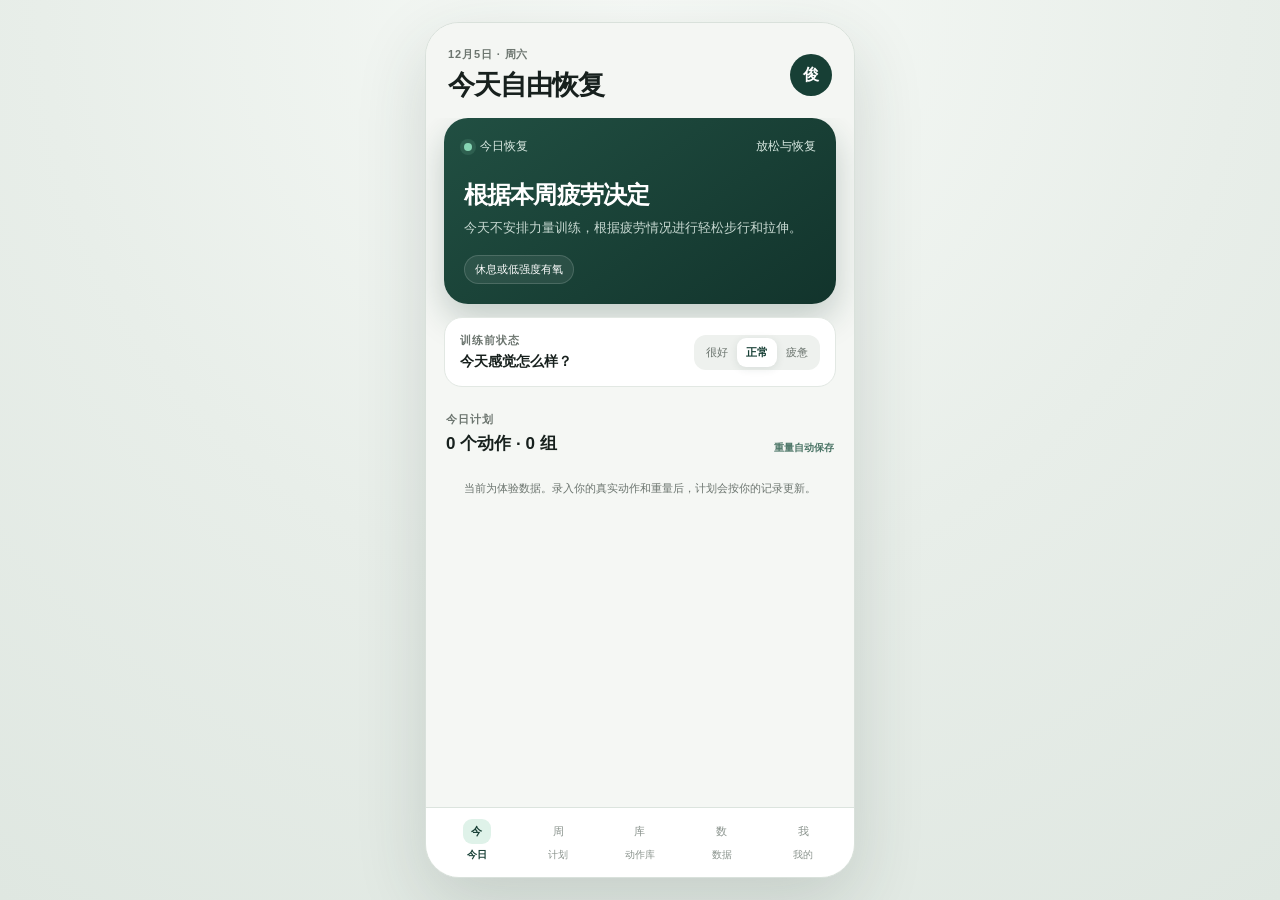
<file: index.html>
<!DOCTYPE html><html lang="zh-CN"><head><meta charSet="utf-8"/><meta name="viewport" content="width=device-width, initial-scale=1"/><link rel="stylesheet" href="/_next/static/chunks/0sg9mxvmz3njc.css" data-precedence="next"/><link rel="preload" as="script" fetchPriority="low" href="/_next/static/chunks/17j.-vgt1s4k~.js"/><script src="/_next/static/chunks/12zh6p.crtg10.js" async=""></script><script src="/_next/static/chunks/0lmq5h3l.1c9l.js" async=""></script><script src="/_next/static/chunks/turbopack-13dyub5~cyhcn.js" async=""></script><script src="/_next/static/chunks/0eog50~01kpo8.js" async=""></script><script src="/_next/static/chunks/17f2ht9wo-phb.js" async=""></script><script src="/_next/static/chunks/0smc.yo_nsdym.js" async=""></script><title>循练 · 你的训练教练</title><meta name="description" content="根据个人动作库、训练记录和肌群覆盖，安排每周训练计划。"/><script src="/_next/static/chunks/03~yq9q893hmn.js" noModule=""></script></head><body><div hidden=""><!--$--><!--/$--></div><main class="app-shell"><section class="phone-frame"><header class="topbar"><div><p class="eyebrow">正在读取北京时间</p><h1>今天练背</h1></div><button class="avatar" aria-label="个人头像">俊</button></header><div class="content"><section class="hero-card"><div class="hero-topline"><span class="status-dot"></span><span>本周第 1 次训练</span><span class="duration">约 61 分钟</span></div><h2>宽度 + 上背控制</h2><p>今天安排 5 个动作，重点覆盖背阔肌 · 菱形肌 · 后束。</p><div class="muscle-chips"><span>背阔肌</span><span>菱形肌</span><span>后束</span></div></section><section class="checkin-card"><div><p class="eyebrow">训练前状态</p><h3>今天感觉怎么样？</h3></div><div class="segmented"><button class="">很好</button><button class="selected">正常</button><button class="">疲惫</button></div></section><div class="section-row"><div><p class="eyebrow">今日计划</p><h2>5<!-- --> 个动作 · <!-- -->17<!-- --> 组</h2></div><span class="autosave-note">重量自动保存</span></div><div class="exercise-list"><article class="exercise-card"><div class="order-badge blue">01</div><div class="exercise-copy"><h3>中立握高位下拉</h3><p>背阔肌 · 大圆肌</p></div><div class="exercise-dose"><label class="load-editor"><input aria-label="中立握高位下拉计划重量" inputMode="decimal" min="0" step="0.5" type="number" value="40"/><b>kg</b></label><span>4<!-- --> × <!-- -->8–12</span></div></article><article class="exercise-card"><div class="order-badge orange">02</div><div class="exercise-copy"><h3>胸托器械划船</h3><p>菱形肌 · 中斜方肌</p></div><div class="exercise-dose"><label class="load-editor"><input aria-label="胸托器械划船计划重量" inputMode="decimal" min="0" step="0.5" type="number" value="35"/><b>kg</b></label><span>4<!-- --> × <!-- -->8–12</span></div></article><article class="exercise-card"><div class="order-badge teal">03</div><div class="exercise-copy"><h3>单臂绳索划船</h3><p>背阔肌 · 单侧控制</p></div><div class="exercise-dose"><label class="load-editor"><input aria-label="单臂绳索划船计划重量" inputMode="decimal" min="0" step="0.5" type="number" value="15"/><b>kg</b></label><span>3<!-- --> × <!-- -->10–12</span></div></article><article class="exercise-card"><div class="order-badge violet">04</div><div class="exercise-copy"><h3>反向蝴蝶机</h3><p>三角肌后束 · 菱形肌</p></div><div class="exercise-dose"><label class="load-editor"><input aria-label="反向蝴蝶机计划重量" inputMode="decimal" min="0" step="0.5" type="number" value="20"/><b>kg</b></label><span>3<!-- --> × <!-- -->12–15</span></div></article><article class="exercise-card"><div class="order-badge blue">05</div><div class="exercise-copy"><h3>面拉</h3><p>三角肌后束 · 肩袖</p></div><div class="exercise-dose"><label class="load-editor"><input aria-label="面拉计划重量" inputMode="decimal" min="0" step="0.5" type="number" value="17.5"/><b>kg</b></label><span>3<!-- --> × <!-- -->12–15</span></div></article></div><button class="primary-button"><span>开始今天的训练</span><span aria-hidden="true">→</span></button><p class="helper-text">当前为体验数据。录入你的真实动作和重量后，计划会按你的记录更新。</p></div><nav class="bottom-nav" aria-label="主导航"><button class="active"><span class="nav-icon">今</span><span>今日</span></button><button class=""><span class="nav-icon">周</span><span>计划</span></button><button class=""><span class="nav-icon">库</span><span>动作库</span></button><button class=""><span class="nav-icon">数</span><span>数据</span></button><button class=""><span class="nav-icon">我</span><span>我的</span></button></nav></section></main><!--$--><!--/$--><script src="/_next/static/chunks/17j.-vgt1s4k~.js" id="_R_" async=""></script><script>(self.__next_f=self.__next_f||[]).push([0])</script><script>self.__next_f.push([1,"1:\"$Sreact.fragment\"\n2:I[39011,[\"/_next/static/chunks/0eog50~01kpo8.js\",\"/_next/static/chunks/17f2ht9wo-phb.js\"],\"default\"]\n3:I[37771,[\"/_next/static/chunks/0eog50~01kpo8.js\",\"/_next/static/chunks/17f2ht9wo-phb.js\"],\"default\"]\n4:I[10227,[\"/_next/static/chunks/0eog50~01kpo8.js\",\"/_next/static/chunks/17f2ht9wo-phb.js\"],\"ClientPageRoot\"]\n5:I[31713,[\"/_next/static/chunks/0eog50~01kpo8.js\",\"/_next/static/chunks/17f2ht9wo-phb.js\",\"/_next/static/chunks/0smc.yo_nsdym.js\"],\"default\"]\n8:I[6391,[\"/_next/static/chunks/0eog50~01kpo8.js\",\"/_next/static/chunks/17f2ht9wo-phb.js\"],\"OutletBoundary\"]\n9:\"$Sreact.suspense\"\nb:I[6391,[\"/_next/static/chunks/0eog50~01kpo8.js\",\"/_next/static/chunks/17f2ht9wo-phb.js\"],\"ViewportBoundary\"]\nd:I[6391,[\"/_next/static/chunks/0eog50~01kpo8.js\",\"/_next/static/chunks/17f2ht9wo-phb.js\"],\"MetadataBoundary\"]\nf:I[65857,[\"/_next/static/chunks/0eog50~01kpo8.js\",\"/_next/static/chunks/17f2ht9wo-phb.js\"],\"default\",1]\n:HL[\"/_next/static/chunks/0sg9mxvmz3njc.css\",\"style\"]\n"])</script><script>self.__next_f.push([1,"0:{\"P\":null,\"c\":[\"\",\"\"],\"q\":\"\",\"i\":false,\"f\":[[[\"\",{\"children\":[\"__PAGE__\",{}]},\"$undefined\",\"$undefined\",16],[[\"$\",\"$1\",\"c\",{\"children\":[[[\"$\",\"link\",\"0\",{\"rel\":\"stylesheet\",\"href\":\"/_next/static/chunks/0sg9mxvmz3njc.css\",\"precedence\":\"next\",\"crossOrigin\":\"$undefined\",\"nonce\":\"$undefined\"}],[\"$\",\"script\",\"script-0\",{\"src\":\"/_next/static/chunks/0eog50~01kpo8.js\",\"async\":true,\"nonce\":\"$undefined\"}],[\"$\",\"script\",\"script-1\",{\"src\":\"/_next/static/chunks/17f2ht9wo-phb.js\",\"async\":true,\"nonce\":\"$undefined\"}]],[\"$\",\"html\",null,{\"lang\":\"zh-CN\",\"children\":[\"$\",\"body\",null,{\"children\":[\"$\",\"$L2\",null,{\"parallelRouterKey\":\"children\",\"error\":\"$undefined\",\"errorStyles\":\"$undefined\",\"errorScripts\":\"$undefined\",\"template\":[\"$\",\"$L3\",null,{}],\"templateStyles\":\"$undefined\",\"templateScripts\":\"$undefined\",\"notFound\":[[[\"$\",\"title\",null,{\"children\":\"404: This page could not be found.\"}],[\"$\",\"div\",null,{\"style\":{\"fontFamily\":\"system-ui,\\\"Segoe UI\\\",Roboto,Helvetica,Arial,sans-serif,\\\"Apple Color Emoji\\\",\\\"Segoe UI Emoji\\\"\",\"height\":\"100vh\",\"textAlign\":\"center\",\"display\":\"flex\",\"flexDirection\":\"column\",\"alignItems\":\"center\",\"justifyContent\":\"center\"},\"children\":[\"$\",\"div\",null,{\"children\":[[\"$\",\"style\",null,{\"dangerouslySetInnerHTML\":{\"__html\":\"body{color:#000;background:#fff;margin:0}.next-error-h1{border-right:1px solid rgba(0,0,0,.3)}@media (prefers-color-scheme:dark){body{color:#fff;background:#000}.next-error-h1{border-right:1px solid rgba(255,255,255,.3)}}\"}}],[\"$\",\"h1\",null,{\"className\":\"next-error-h1\",\"style\":{\"display\":\"inline-block\",\"margin\":\"0 20px 0 0\",\"padding\":\"0 23px 0 0\",\"fontSize\":24,\"fontWeight\":500,\"verticalAlign\":\"top\",\"lineHeight\":\"49px\"},\"children\":404}],[\"$\",\"div\",null,{\"style\":{\"display\":\"inline-block\"},\"children\":[\"$\",\"h2\",null,{\"style\":{\"fontSize\":14,\"fontWeight\":400,\"lineHeight\":\"49px\",\"margin\":0},\"children\":\"This page could not be found.\"}]}]]}]}]],[]],\"forbidden\":\"$undefined\",\"unauthorized\":\"$undefined\"}]}]}]]}],{\"children\":[[\"$\",\"$1\",\"c\",{\"children\":[[\"$\",\"$L4\",null,{\"Component\":\"$5\",\"serverProvidedParams\":{\"searchParams\":{},\"params\":{},\"promises\":[\"$@6\",\"$@7\"]}}],[[\"$\",\"script\",\"script-0\",{\"src\":\"/_next/static/chunks/0smc.yo_nsdym.js\",\"async\":true,\"nonce\":\"$undefined\"}]],[\"$\",\"$L8\",null,{\"children\":[\"$\",\"$9\",null,{\"name\":\"Next.MetadataOutlet\",\"children\":\"$@a\"}]}]]}],{},null,false,null]},null,false,null],[\"$\",\"$1\",\"h\",{\"children\":[null,[\"$\",\"$Lb\",null,{\"children\":\"$Lc\"}],[\"$\",\"div\",null,{\"hidden\":true,\"children\":[\"$\",\"$Ld\",null,{\"children\":[\"$\",\"$9\",null,{\"name\":\"Next.Metadata\",\"children\":\"$Le\"}]}]}],null]}],false]],\"m\":\"$undefined\",\"G\":[\"$f\",[[\"$\",\"link\",\"0\",{\"rel\":\"stylesheet\",\"href\":\"/_next/static/chunks/0sg9mxvmz3njc.css\",\"precedence\":\"next\",\"crossOrigin\":\"$undefined\",\"nonce\":\"$undefined\"}]]],\"S\":true,\"h\":null,\"s\":\"$undefined\",\"l\":\"$undefined\",\"p\":\"$undefined\",\"d\":\"$undefined\",\"b\":\"i_1_Xfcb6ax1h9AS1HX5Y\"}\n"])</script><script>self.__next_f.push([1,"6:{}\n7:\"$0:f:0:1:1:children:0:props:children:0:props:serverProvidedParams:params\"\n"])</script><script>self.__next_f.push([1,"c:[[\"$\",\"meta\",\"0\",{\"charSet\":\"utf-8\"}],[\"$\",\"meta\",\"1\",{\"name\":\"viewport\",\"content\":\"width=device-width, initial-scale=1\"}]]\n"])</script><script>self.__next_f.push([1,"a:null\ne:[[\"$\",\"title\",\"0\",{\"children\":\"循练 · 你的训练教练\"}],[\"$\",\"meta\",\"1\",{\"name\":\"description\",\"content\":\"根据个人动作库、训练记录和肌群覆盖，安排每周训练计划。\"}]]\n"])</script></body></html>
</file>
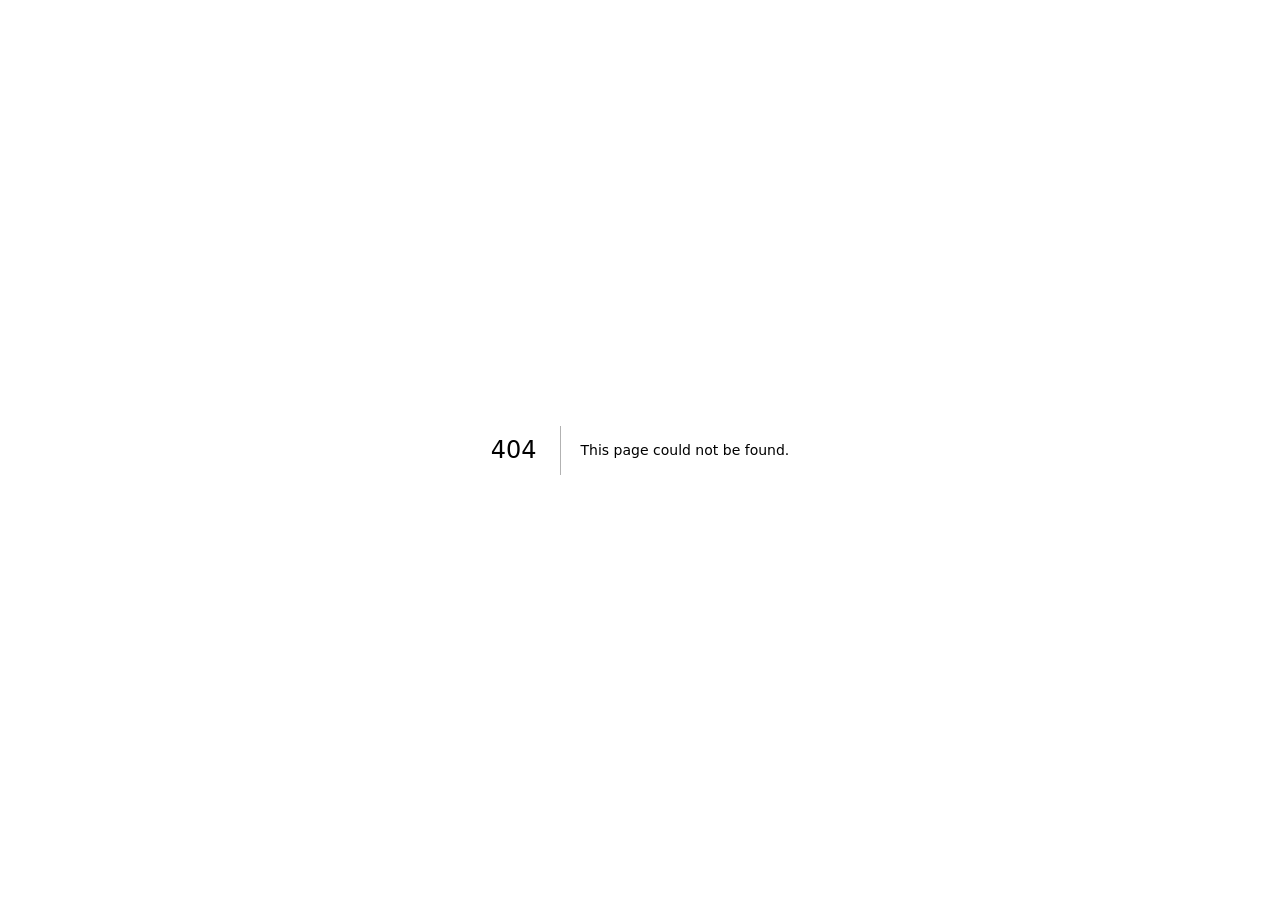
<file: 404/index.html>
<!DOCTYPE html><html lang="zh-CN"><head><meta charSet="utf-8"/><meta name="viewport" content="width=device-width, initial-scale=1"/><link rel="stylesheet" href="/_next/static/chunks/0cid9d4u1y0m4.css" data-precedence="next"/><link rel="preload" as="script" fetchPriority="low" href="/_next/static/chunks/17j.-vgt1s4k~.js"/><script src="/_next/static/chunks/12zh6p.crtg10.js" async=""></script><script src="/_next/static/chunks/0lmq5h3l.1c9l.js" async=""></script><script src="/_next/static/chunks/turbopack-13dyub5~cyhcn.js" async=""></script><script src="/_next/static/chunks/0eog50~01kpo8.js" async=""></script><script src="/_next/static/chunks/17f2ht9wo-phb.js" async=""></script><meta name="robots" content="noindex"/><title>404: This page could not be found.</title><title>循练 · 你的训练教练</title><meta name="description" content="根据个人动作库、训练记录和肌群覆盖，安排每周训练计划。"/><script src="/_next/static/chunks/03~yq9q893hmn.js" noModule=""></script></head><body><div hidden=""><!--$--><!--/$--></div><div style="font-family:system-ui,&quot;Segoe UI&quot;,Roboto,Helvetica,Arial,sans-serif,&quot;Apple Color Emoji&quot;,&quot;Segoe UI Emoji&quot;;height:100vh;text-align:center;display:flex;flex-direction:column;align-items:center;justify-content:center"><div><style>body{color:#000;background:#fff;margin:0}.next-error-h1{border-right:1px solid rgba(0,0,0,.3)}@media (prefers-color-scheme:dark){body{color:#fff;background:#000}.next-error-h1{border-right:1px solid rgba(255,255,255,.3)}}</style><h1 class="next-error-h1" style="display:inline-block;margin:0 20px 0 0;padding:0 23px 0 0;font-size:24px;font-weight:500;vertical-align:top;line-height:49px">404</h1><div style="display:inline-block"><h2 style="font-size:14px;font-weight:400;line-height:49px;margin:0">This page could not be found.</h2></div></div></div><!--$--><!--/$--><script src="/_next/static/chunks/17j.-vgt1s4k~.js" id="_R_" async=""></script><script>(self.__next_f=self.__next_f||[]).push([0])</script><script>self.__next_f.push([1,"1:\"$Sreact.fragment\"\n2:I[39011,[\"/_next/static/chunks/0eog50~01kpo8.js\",\"/_next/static/chunks/17f2ht9wo-phb.js\"],\"default\"]\n3:I[37771,[\"/_next/static/chunks/0eog50~01kpo8.js\",\"/_next/static/chunks/17f2ht9wo-phb.js\"],\"default\"]\n4:I[6391,[\"/_next/static/chunks/0eog50~01kpo8.js\",\"/_next/static/chunks/17f2ht9wo-phb.js\"],\"OutletBoundary\"]\n5:\"$Sreact.suspense\"\n8:I[6391,[\"/_next/static/chunks/0eog50~01kpo8.js\",\"/_next/static/chunks/17f2ht9wo-phb.js\"],\"ViewportBoundary\"]\na:I[6391,[\"/_next/static/chunks/0eog50~01kpo8.js\",\"/_next/static/chunks/17f2ht9wo-phb.js\"],\"MetadataBoundary\"]\nc:I[65857,[\"/_next/static/chunks/0eog50~01kpo8.js\",\"/_next/static/chunks/17f2ht9wo-phb.js\"],\"default\",1]\n:HL[\"/_next/static/chunks/0cid9d4u1y0m4.css\",\"style\"]\n"])</script><script>self.__next_f.push([1,"0:{\"P\":null,\"c\":[\"\",\"_not-found\",\"\"],\"q\":\"\",\"i\":false,\"f\":[[[\"\",{\"children\":[\"/_not-found\",{\"children\":[\"__PAGE__\",{}]}]},\"$undefined\",\"$undefined\",16],[[\"$\",\"$1\",\"c\",{\"children\":[[[\"$\",\"link\",\"0\",{\"rel\":\"stylesheet\",\"href\":\"/_next/static/chunks/0cid9d4u1y0m4.css\",\"precedence\":\"next\",\"crossOrigin\":\"$undefined\",\"nonce\":\"$undefined\"}],[\"$\",\"script\",\"script-0\",{\"src\":\"/_next/static/chunks/0eog50~01kpo8.js\",\"async\":true,\"nonce\":\"$undefined\"}],[\"$\",\"script\",\"script-1\",{\"src\":\"/_next/static/chunks/17f2ht9wo-phb.js\",\"async\":true,\"nonce\":\"$undefined\"}]],[\"$\",\"html\",null,{\"lang\":\"zh-CN\",\"children\":[\"$\",\"body\",null,{\"children\":[\"$\",\"$L2\",null,{\"parallelRouterKey\":\"children\",\"error\":\"$undefined\",\"errorStyles\":\"$undefined\",\"errorScripts\":\"$undefined\",\"template\":[\"$\",\"$L3\",null,{}],\"templateStyles\":\"$undefined\",\"templateScripts\":\"$undefined\",\"notFound\":[[[\"$\",\"title\",null,{\"children\":\"404: This page could not be found.\"}],[\"$\",\"div\",null,{\"style\":{\"fontFamily\":\"system-ui,\\\"Segoe UI\\\",Roboto,Helvetica,Arial,sans-serif,\\\"Apple Color Emoji\\\",\\\"Segoe UI Emoji\\\"\",\"height\":\"100vh\",\"textAlign\":\"center\",\"display\":\"flex\",\"flexDirection\":\"column\",\"alignItems\":\"center\",\"justifyContent\":\"center\"},\"children\":[\"$\",\"div\",null,{\"children\":[[\"$\",\"style\",null,{\"dangerouslySetInnerHTML\":{\"__html\":\"body{color:#000;background:#fff;margin:0}.next-error-h1{border-right:1px solid rgba(0,0,0,.3)}@media (prefers-color-scheme:dark){body{color:#fff;background:#000}.next-error-h1{border-right:1px solid rgba(255,255,255,.3)}}\"}}],[\"$\",\"h1\",null,{\"className\":\"next-error-h1\",\"style\":{\"display\":\"inline-block\",\"margin\":\"0 20px 0 0\",\"padding\":\"0 23px 0 0\",\"fontSize\":24,\"fontWeight\":500,\"verticalAlign\":\"top\",\"lineHeight\":\"49px\"},\"children\":404}],[\"$\",\"div\",null,{\"style\":{\"display\":\"inline-block\"},\"children\":[\"$\",\"h2\",null,{\"style\":{\"fontSize\":14,\"fontWeight\":400,\"lineHeight\":\"49px\",\"margin\":0},\"children\":\"This page could not be found.\"}]}]]}]}]],[]],\"forbidden\":\"$undefined\",\"unauthorized\":\"$undefined\"}]}]}]]}],{\"children\":[[\"$\",\"$1\",\"c\",{\"children\":[null,[\"$\",\"$L2\",null,{\"parallelRouterKey\":\"children\",\"error\":\"$undefined\",\"errorStyles\":\"$undefined\",\"errorScripts\":\"$undefined\",\"template\":[\"$\",\"$L3\",null,{}],\"templateStyles\":\"$undefined\",\"templateScripts\":\"$undefined\",\"notFound\":\"$undefined\",\"forbidden\":\"$undefined\",\"unauthorized\":\"$undefined\"}]]}],{\"children\":[[\"$\",\"$1\",\"c\",{\"children\":[[[\"$\",\"title\",null,{\"children\":\"404: This page could not be found.\"}],[\"$\",\"div\",null,{\"style\":\"$0:f:0:1:0:props:children:1:props:children:props:children:props:notFound:0:1:props:style\",\"children\":[\"$\",\"div\",null,{\"children\":[[\"$\",\"style\",null,{\"dangerouslySetInnerHTML\":{\"__html\":\"body{color:#000;background:#fff;margin:0}.next-error-h1{border-right:1px solid rgba(0,0,0,.3)}@media (prefers-color-scheme:dark){body{color:#fff;background:#000}.next-error-h1{border-right:1px solid rgba(255,255,255,.3)}}\"}}],[\"$\",\"h1\",null,{\"className\":\"next-error-h1\",\"style\":\"$0:f:0:1:0:props:children:1:props:children:props:children:props:notFound:0:1:props:children:props:children:1:props:style\",\"children\":404}],[\"$\",\"div\",null,{\"style\":\"$0:f:0:1:0:props:children:1:props:children:props:children:props:notFound:0:1:props:children:props:children:2:props:style\",\"children\":[\"$\",\"h2\",null,{\"style\":\"$0:f:0:1:0:props:children:1:props:children:props:children:props:notFound:0:1:props:children:props:children:2:props:children:props:style\",\"children\":\"This page could not be found.\"}]}]]}]}]],null,[\"$\",\"$L4\",null,{\"children\":[\"$\",\"$5\",null,{\"name\":\"Next.MetadataOutlet\",\"children\":\"$@6\"}]}]]}],{},null,false,null]},null,false,\"$@7\"]},null,false,null],[\"$\",\"$1\",\"h\",{\"children\":[[\"$\",\"meta\",null,{\"name\":\"robots\",\"content\":\"noindex\"}],[\"$\",\"$L8\",null,{\"children\":\"$L9\"}],[\"$\",\"div\",null,{\"hidden\":true,\"children\":[\"$\",\"$La\",null,{\"children\":[\"$\",\"$5\",null,{\"name\":\"Next.Metadata\",\"children\":\"$Lb\"}]}]}],null]}],false]],\"m\":\"$undefined\",\"G\":[\"$c\",[[\"$\",\"link\",\"0\",{\"rel\":\"stylesheet\",\"href\":\"/_next/static/chunks/0cid9d4u1y0m4.css\",\"precedence\":\"next\",\"crossOrigin\":\"$undefined\",\"nonce\":\"$undefined\"}]]],\"S\":true,\"h\":null,\"s\":\"$undefined\",\"l\":\"$undefined\",\"p\":\"$undefined\",\"d\":\"$undefined\",\"b\":\"JrGTyJWdq_CNkTBW37rcZ\"}\n"])</script><script>self.__next_f.push([1,"d:[]\n7:\"$Wd\"\n"])</script><script>self.__next_f.push([1,"9:[[\"$\",\"meta\",\"0\",{\"charSet\":\"utf-8\"}],[\"$\",\"meta\",\"1\",{\"name\":\"viewport\",\"content\":\"width=device-width, initial-scale=1\"}]]\n"])</script><script>self.__next_f.push([1,"6:null\nb:[[\"$\",\"title\",\"0\",{\"children\":\"循练 · 你的训练教练\"}],[\"$\",\"meta\",\"1\",{\"name\":\"description\",\"content\":\"根据个人动作库、训练记录和肌群覆盖，安排每周训练计划。\"}]]\n"])</script></body></html>
</file>
<file: _next/static/chunks/0sg9mxvmz3njc.css>
:root{--ink:#17201d;--muted:#6c756f;--line:#e2e8e3;--paper:#f5f7f4;--green:#173f35;--mint:#dff2e9}*{box-sizing:border-box}html{background:#e9eeea}body{color:var(--ink);background:#e9eeea;margin:0;font-family:Arial,Microsoft YaHei,sans-serif}button{font:inherit}.app-shell{background:radial-gradient(circle at 50% 0,#f7faf7 0,#e8eee9 54%,#dfe7e1 100%);place-items:center;min-height:100vh;padding:22px;display:grid}.phone-frame{background:var(--paper);border:1px solid #d9e1db;border-radius:34px;width:min(100%,430px);height:min(900px,100vh - 44px);min-height:680px;position:relative;overflow:hidden;box-shadow:0 24px 70px #23393029}.topbar{background:#f5f7f4eb;justify-content:space-between;align-items:center;padding:24px 22px 15px;display:flex}.eyebrow{color:var(--muted);letter-spacing:.08em;text-transform:uppercase;margin:0 0 5px;font-size:11px;font-weight:700}.topbar h1{letter-spacing:-.04em;margin:0;font-size:27px}.avatar{color:#fff;background:var(--green);border:0;border-radius:50%;width:42px;height:42px;font-weight:800}.content{scrollbar-width:none;height:calc(100% - 81px);padding:0 18px 112px;overflow-y:auto}.content::-webkit-scrollbar{display:none}.hero-card{color:#fff;background:linear-gradient(145deg,#214f42,#12342c);border-radius:24px;padding:20px;box-shadow:0 15px 34px #11372c38}.hero-topline{color:#d8e8e1;align-items:center;gap:8px;font-size:12px;display:flex}.status-dot{background:#86d4b3;border-radius:50%;width:8px;height:8px;box-shadow:0 0 0 4px #86d4b324}.duration{margin-left:auto}.hero-card h2{letter-spacing:-.035em;margin:24px 0 6px;font-size:24px}.hero-card p{color:#c8d9d2;margin:0;font-size:13px;line-height:1.7}.muscle-chips{gap:8px;margin-top:16px;display:flex}.muscle-chips span{background:#ffffff14;border:1px solid #ffffff26;border-radius:99px;padding:6px 10px;font-size:11px}.section-row{justify-content:space-between;align-items:end;margin:25px 2px 12px;display:flex}.section-row h2{margin:0;font-size:17px}.text-button{color:var(--green);background:0 0;border:0;font-size:13px;font-weight:700}.exercise-list{gap:10px;display:grid}.exercise-card{border:1px solid var(--line);background:#fff;border-radius:18px;grid-template-columns:42px minmax(0,1fr) auto;align-items:center;gap:12px;padding:13px;display:grid}.order-badge{color:#23493d;background:#dff2e9;border-radius:14px;place-items:center;width:42px;height:42px;font-size:12px;font-weight:800;display:grid}.order-badge.orange{color:#72501e;background:#f7ead1}.order-badge.teal{color:#1e5a60;background:#dceff0}.order-badge.violet{color:#514778;background:#e9e5f5}.exercise-copy h3{margin:0 0 4px;font-size:14px}.exercise-copy p{color:var(--muted);margin:0;font-size:11px}.exercise-copy .exercise-advice{color:#34725e;margin-top:6px;font-size:9px;line-height:1.35;display:block}.exercise-dose{text-align:right}.exercise-dose strong,.exercise-dose span{display:block}.exercise-dose strong{font-size:13px}.exercise-dose span{color:var(--muted);margin-top:4px;font-size:11px}.autosave-note{color:#4b7566;font-size:10px;font-weight:700}.load-editor{justify-content:flex-end;align-items:center;gap:3px;display:flex}.load-editor input{width:54px;color:var(--green);text-align:right;background:#f4f9f6;border:1px solid #cfddd6;border-radius:9px;padding:7px 5px;font-size:13px;font-weight:800}.load-editor input:focus{border-color:#4f977f;outline:2px solid #4f977f24}.load-editor b{color:var(--green);font-size:10px}.primary-button{color:#fff;background:#e46738;border:0;border-radius:18px;justify-content:space-between;align-items:center;width:100%;margin-top:16px;padding:17px 19px;font-weight:800;display:flex;box-shadow:0 12px 25px #e467383d}.primary-button:active,.secondary-button:active{transform:translateY(1px)}.bottom-nav{-webkit-backdrop-filter:blur(16px);backdrop-filter:blur(16px);background:#fffffff0;border-top:1px solid #d9e1dbe6;grid-template-columns:repeat(5,1fr);padding:10px 10px 14px;display:grid;position:absolute;bottom:0;left:0;right:0}.bottom-nav button{color:#8a938d;background:0 0;border:0;justify-items:center;gap:4px;font-size:10px;display:grid}.bottom-nav .active{color:var(--green);font-weight:800}.nav-icon{border-radius:9px;place-items:center;width:28px;height:25px;font-size:11px;display:grid}.active .nav-icon{background:var(--mint)}.toast{z-index:20;color:#183e33;background:#edf8f3f7;border:1px solid #c9dfd5;border-radius:15px;padding:13px 16px;font-size:13px;font-weight:700;position:absolute;top:82px;left:18px;right:18px;box-shadow:0 12px 30px #23393021}.checkin-card{border:1px solid var(--line);background:#fff;border-radius:18px;justify-content:space-between;align-items:center;gap:12px;margin-top:13px;padding:15px;display:flex}.checkin-card h3{margin:0;font-size:14px}.segmented{background:#eef1ee;border-radius:12px;padding:3px;display:flex}.segmented button{color:var(--muted);background:0 0;border:0;border-radius:9px;padding:7px 9px;font-size:11px}.segmented .selected{color:var(--green);background:#fff;font-weight:800;box-shadow:0 2px 8px #1e39301a}.helper-text{color:var(--muted);text-align:center;margin:12px 5px 0;font-size:11px;line-height:1.65}.progress-card{z-index:5;-webkit-backdrop-filter:blur(12px);backdrop-filter:blur(12px);background:#f6faf7f5;border:1px solid #cfe0d8;border-radius:18px;margin:0 -2px 14px;padding:14px 16px;position:sticky;top:0}.progress-card>div:first-child{color:var(--muted);justify-content:space-between;font-size:12px;display:flex}.progress-card strong{color:var(--green)}.progress-track,.muscle-track{background:#dfe7e2;border-radius:20px;height:7px;overflow:hidden}.progress-track{margin-top:10px}.progress-track span,.muscle-track span{border-radius:inherit;background:linear-gradient(90deg,#367a65,#78c3a7);height:100%;display:block}.set-card{border:1px solid var(--line);background:#fff;border-radius:20px;margin-bottom:13px;padding:15px}.set-heading{align-items:center;gap:11px;margin-bottom:14px;display:flex}.set-heading h2{margin:0 0 3px;font-size:15px}.set-heading p{color:var(--muted);margin:0;font-size:11px}.set-table-head,.set-row{text-align:center;grid-template-columns:36px 1fr 1fr 44px;align-items:center;gap:8px;display:grid}.set-table-head{color:#8b938e;padding:0 4px 6px;font-size:10px}.set-row{color:var(--muted);border-top:1px solid #eef1ee;padding:7px 4px;font-size:12px}.set-row input{width:100%;min-width:0;color:var(--ink);text-align:center;background:#f7f8f6;border:1px solid #dfe5e0;border-radius:10px;padding:9px 6px}.set-row button{color:#95a099;background:#fff;border:1px solid #dbe3de;border-radius:50%;width:34px;height:34px;font-size:16px}.set-row.done{color:#34725e}.set-row.done input{background:#edf8f3;border-color:#c9e1d6}.set-row.done button{color:#fff;background:#34725e;border-color:#34725e}.plan-summary{color:#fff;background:linear-gradient(145deg,#214f42,#12342c);border-radius:23px;justify-content:space-between;align-items:center;padding:19px;display:flex}.plan-summary h2{margin:4px 0;font-size:23px}.plan-summary p{color:#c8d9d2;margin:0;font-size:12px}.plan-summary .eyebrow{color:#a9c6ba}.ring{border:7px solid #ffffff29;border-top-color:#8ad0b5;border-radius:50%;place-items:center;width:78px;height:78px;display:grid}.ring strong{font-size:17px}.ring span{color:#b8cec5;margin-top:-12px;font-size:9px}.insight-card{color:#674a1d;background:#faefd9;border-radius:16px;gap:12px;margin-top:12px;padding:13px 15px;font-size:12px;line-height:1.55;display:flex}.insight-card span{flex:none;font-weight:800}.insight-card p{margin:0}.week-list{gap:9px;margin-top:16px;display:grid}.plan-day-card{border:1px solid var(--line);background:#fff;border-radius:18px;overflow:hidden}.plan-day-card.today{border-color:#9fc6b6;box-shadow:inset 4px 0 #34725e}.plan-day-card.rest{background:#f0f2ef}.day-card-head{width:100%;color:inherit;text-align:left;cursor:pointer;background:0 0;border:0;grid-template-columns:52px 1fr 44px;align-items:center;gap:12px;padding:13px 14px;display:grid}.day-card-head:disabled{cursor:default}.day-card-head:focus-visible{outline-offset:-3px;outline:2px solid #4f977f}.date-block{border-right:1px solid #e7ebe8;justify-items:center;padding-right:10px;display:grid}.date-block span{color:var(--muted);font-size:10px}.date-block strong{margin-top:3px;font-size:19px}.day-copy h3{margin:0 0 3px;font-size:14px}.day-copy p,.day-copy small{color:var(--muted);margin:0;font-size:10px;display:block}.day-copy small{color:#8c938f;margin-top:4px}.day-state{width:34px;height:34px;color:var(--green);background:var(--mint);border-radius:12px;place-items:center;font-size:10px;font-weight:800;display:grid}.rest .day-state{color:#7b837e;background:#e2e5e2}.day-action{justify-items:center;gap:2px;display:grid}.day-chevron{height:10px;color:var(--muted);font-size:16px;line-height:8px;transition:transform .18s}.day-chevron.open{transform:rotate(180deg)}.day-progress-line{color:var(--muted);background:#f7f9f7;border-top:1px solid #edf0ed;justify-content:space-between;align-items:center;gap:10px;padding:10px 14px;font-size:9px;display:flex}.day-progress-line strong{color:var(--ink);font-size:10px}.plan-exercise-list{padding:0 12px 8px}.plan-exercise-row{border-top:1px solid #edf0ed;grid-template-columns:24px minmax(0,1fr) auto;align-items:center;gap:9px;padding:10px 2px;display:grid}.plan-exercise-row:first-child{border-top:0}.plan-order{color:#2f6d58;background:var(--mint);border-radius:8px;place-items:center;width:23px;height:23px;font-size:9px;font-weight:800;display:grid}.plan-exercise-row strong,.plan-exercise-row small{display:block}.plan-exercise-row strong{font-size:11px}.plan-exercise-row small{color:var(--muted);margin-top:3px;font-size:9px}.plan-dose{text-align:right}.plan-dose b,.plan-dose span{display:block}.plan-dose b{font-size:10px}.plan-dose span{color:var(--muted);margin-top:3px;font-size:9px}.secondary-button{width:100%;color:var(--green);background:#fff;border:1px solid #b8cec4;border-radius:16px;margin-top:15px;padding:14px;font-weight:800}.library-summary{grid-template-columns:repeat(3,1fr);gap:8px;margin-bottom:13px;display:grid}.library-summary div{border:1px solid var(--line);text-align:center;background:#fff;border-radius:16px;gap:3px;padding:13px 10px;display:grid}.library-summary strong{color:var(--green);font-size:20px}.library-summary span{color:var(--muted);font-size:10px}.search-box{border:1px solid var(--line);background:#fff;border-radius:15px;align-items:center;gap:10px;padding:12px 14px;display:flex}.search-box span{color:var(--green);font-size:12px;font-weight:800}.search-box input{min-width:0;color:var(--ink);background:0 0;border:0;outline:none;flex:1}.filter-row{scrollbar-width:none;gap:7px;padding:12px 0;display:flex;overflow-x:auto}.filter-row button{border:1px solid var(--line);color:var(--muted);background:#fff;border-radius:12px;flex:none;padding:8px 12px;font-size:11px}.filter-row .selected{border-color:var(--green);color:#fff;background:var(--green);font-weight:800}.library-list{gap:8px;display:grid}.library-card{border:1px solid var(--line);background:#fff;border-radius:17px;justify-content:space-between;align-items:center;gap:10px;padding:12px;display:flex}.library-main{align-items:center;gap:10px;min-width:0;display:flex}.group-tag{color:#2e6553;background:var(--mint);border-radius:12px;flex:none;place-items:center;width:35px;height:35px;font-size:11px;font-weight:800;display:grid}.library-card h3{margin:0 0 3px;font-size:13px}.library-card p{color:var(--muted);text-overflow:ellipsis;white-space:nowrap;margin:0;font-size:10px;overflow:hidden}.skill-pill{border:0;border-radius:10px;flex:none;min-width:49px;padding:7px 8px;font-size:10px;font-weight:800}.skill-熟练{color:#235b48;background:#dff2e9}.skill-会做{color:#285e66;background:#dceff0}.skill-想学习{color:#735720;background:#f7ead1}.skill-不安排{color:#777;background:#eceeec}.custom-card{background:#edf5f1;border:1px dashed #adc5ba;border-radius:19px;margin-top:14px;padding:16px}.custom-card h3{margin:0 0 12px;font-size:14px}.custom-card>div{gap:8px;display:flex}.custom-card input{background:#fff;border:1px solid #cedcd5;border-radius:11px;flex:1;min-width:0;padding:11px}.custom-card button{color:#fff;background:var(--green);border:0;border-radius:11px;padding:0 14px;font-weight:800}.custom-card>p:last-child{color:var(--muted);margin:9px 0 0;font-size:10px}.coverage-card{color:#fff;background:linear-gradient(145deg,#214f42,#12342c);border-radius:22px;padding:18px}.coverage-head{justify-content:space-between;align-items:center;display:flex}.coverage-head h2{margin:0;font-size:20px}.coverage-head>strong{font-size:28px}.coverage-head .eyebrow{color:#a9c6ba}.body-map{justify-content:center;gap:55px;height:170px;margin-top:12px;display:flex;position:relative}.body-map>p{color:#a9c6ba;text-align:center;margin:0;font-size:9px;position:absolute;bottom:-3px;left:0;right:0}.figure-label{width:70px;height:140px;position:relative}.figure-label>span{color:#aec7bd;text-align:center;font-size:9px;position:absolute;bottom:-3px;left:0;right:0}.figure-label i{background:#76978b;display:block;position:absolute}.figure-label .head{border-radius:50%;width:17px;height:17px;top:0;left:27px}.figure-label .torso{border-radius:14px 14px 10px 10px;width:30px;height:55px;top:21px;left:20px}.figure-label .highlighted{background:linear-gradient(#e98a5f 0 36%,#df6c42 37% 74%,#91ae9f 75%);box-shadow:0 0 18px #eb7c5040}.figure-label .arm{transform-origin:top;border-radius:8px;width:9px;height:62px;top:24px}.figure-label .arm.left{left:13px;transform:rotate(7deg)}.figure-label .arm.right{right:13px;transform:rotate(-7deg)}.figure-label .leg{border-radius:8px;width:12px;height:58px;top:73px}.figure-label .leg.left{left:22px;transform:rotate(2deg)}.figure-label .leg.right{right:22px;transform:rotate(-2deg)}.muscle-list{border:1px solid var(--line);background:#fff;border-radius:19px;margin-top:13px;padding:15px}.muscle-row+.muscle-row{margin-top:12px}.muscle-row>div:first-child{justify-content:space-between;margin-bottom:6px;font-size:11px;display:flex}.muscle-row span{color:var(--muted)}.muscle-track{height:6px}.history-list{gap:8px;display:grid}.history-list article{border:1px solid var(--line);background:#fff;border-radius:16px;justify-content:space-between;align-items:center;padding:13px 15px;display:flex}.history-list span,.history-list small{color:var(--muted);font-size:10px}.history-list h3{margin:3px 0 0;font-size:13px}.history-list article>div:last-child{justify-items:end;gap:4px;display:grid}.history-list small{color:#3f806a}.profile-card{color:#fff;background:var(--green);border-radius:20px;align-items:center;gap:12px;padding:17px;display:flex}.large-avatar{width:48px;height:48px;color:var(--green);background:#dff2e9;border-radius:50%;flex:none;place-items:center;font-weight:800;display:grid}.profile-card h2{margin:0 0 4px;font-size:16px}.profile-card p{color:#bcd1c8;margin:0;font-size:11px}.profile-card>button{color:#fff;background:#ffffff14;border:1px solid #ffffff2e;border-radius:10px;margin-left:auto;padding:7px 10px;font-size:10px}.settings-card{border:1px solid var(--line);background:#fff;border-radius:19px;margin-top:13px;padding:16px}.setting-row{border-top:1px solid #edf0ed;justify-content:space-between;align-items:center;gap:15px;padding:12px 0;display:flex}.settings-card .eyebrow+.setting-row{border-top:0}.setting-row strong,.setting-row span{display:block}.setting-row strong{font-size:12px}.setting-row span{color:var(--muted);margin-top:3px;font-size:9px;line-height:1.45}.setting-row>b{flex:none;font-size:12px}.setting-row select{background:#f7f8f6;border:1px solid #dfe5e0;border-radius:9px;max-width:120px;padding:7px;font-size:10px}.stepper{align-items:center;gap:6px;display:flex}.stepper button{width:28px;height:28px;color:var(--green);background:var(--mint);border:0;border-radius:9px}.stepper b{text-align:center;min-width:34px;font-size:11px}.toggle{background:#dfe4e0;border-radius:20px;flex:none;width:39px;height:23px;position:relative}.toggle i{background:#fff;border-radius:50%;width:17px;height:17px;position:absolute;top:3px;left:3px;box-shadow:0 2px 5px #00000029}.toggle.on{background:#4f977f}.toggle.on i{left:19px}.link-button{color:var(--green);background:0 0;border:0;font-size:11px;font-weight:800}.privacy-note{color:#6c531f;background:#fbf0d9;border-radius:17px;margin-top:13px;padding:15px}.privacy-note strong{font-size:12px}.privacy-note p{margin:5px 0 0;font-size:10px;line-height:1.55}@media (max-width:520px){.app-shell{padding:0;display:block}.phone-frame{width:100%;height:100dvh;min-height:0;box-shadow:none;border:0;border-radius:0}.bottom-nav{position:fixed}}
</file>
<file: _next/static/chunks/0cid9d4u1y0m4.css>
:root{--ink:#17201d;--muted:#6c756f;--line:#e2e8e3;--paper:#f5f7f4;--green:#173f35;--mint:#dff2e9}*{box-sizing:border-box}html{background:#e9eeea}body{color:var(--ink);background:#e9eeea;margin:0;font-family:Arial,Microsoft YaHei,sans-serif}button{font:inherit}.app-shell{background:radial-gradient(circle at 50% 0,#f7faf7 0,#e8eee9 54%,#dfe7e1 100%);place-items:center;min-height:100vh;padding:22px;display:grid}.phone-frame{background:var(--paper);border:1px solid #d9e1db;border-radius:34px;width:min(100%,430px);height:min(900px,100vh - 44px);min-height:680px;position:relative;overflow:hidden;box-shadow:0 24px 70px #23393029}.topbar{background:#f5f7f4eb;justify-content:space-between;align-items:center;padding:24px 22px 15px;display:flex}.eyebrow{color:var(--muted);letter-spacing:.08em;text-transform:uppercase;margin:0 0 5px;font-size:11px;font-weight:700}.topbar h1{letter-spacing:-.04em;margin:0;font-size:27px}.avatar{color:#fff;background:var(--green);border:0;border-radius:50%;width:42px;height:42px;font-weight:800}.content{scrollbar-width:none;height:calc(100% - 81px);padding:0 18px 112px;overflow-y:auto}.content::-webkit-scrollbar{display:none}.hero-card{color:#fff;background:linear-gradient(145deg,#214f42,#12342c);border-radius:24px;padding:20px;box-shadow:0 15px 34px #11372c38}.hero-topline{color:#d8e8e1;align-items:center;gap:8px;font-size:12px;display:flex}.status-dot{background:#86d4b3;border-radius:50%;width:8px;height:8px;box-shadow:0 0 0 4px #86d4b324}.duration{margin-left:auto}.hero-card h2{letter-spacing:-.035em;margin:24px 0 6px;font-size:24px}.hero-card p{color:#c8d9d2;margin:0;font-size:13px;line-height:1.7}.muscle-chips{gap:8px;margin-top:16px;display:flex}.muscle-chips span{background:#ffffff14;border:1px solid #ffffff26;border-radius:99px;padding:6px 10px;font-size:11px}.section-row{justify-content:space-between;align-items:end;margin:25px 2px 12px;display:flex}.section-row h2{margin:0;font-size:17px}.text-button{color:var(--green);background:0 0;border:0;font-size:13px;font-weight:700}.exercise-list{gap:10px;display:grid}.exercise-card{border:1px solid var(--line);background:#fff;border-radius:18px;grid-template-columns:42px minmax(0,1fr) auto;align-items:center;gap:12px;padding:13px;display:grid}.order-badge{color:#23493d;background:#dff2e9;border-radius:14px;place-items:center;width:42px;height:42px;font-size:12px;font-weight:800;display:grid}.order-badge.orange{color:#72501e;background:#f7ead1}.order-badge.teal{color:#1e5a60;background:#dceff0}.order-badge.violet{color:#514778;background:#e9e5f5}.exercise-copy h3{margin:0 0 4px;font-size:14px}.exercise-copy p{color:var(--muted);margin:0;font-size:11px}.exercise-dose{text-align:right}.exercise-dose strong,.exercise-dose span{display:block}.exercise-dose strong{font-size:13px}.exercise-dose span{color:var(--muted);margin-top:4px;font-size:11px}.primary-button{color:#fff;background:#e46738;border:0;border-radius:18px;justify-content:space-between;align-items:center;width:100%;margin-top:16px;padding:17px 19px;font-weight:800;display:flex;box-shadow:0 12px 25px #e467383d}.primary-button:active,.secondary-button:active{transform:translateY(1px)}.bottom-nav{-webkit-backdrop-filter:blur(16px);backdrop-filter:blur(16px);background:#fffffff0;border-top:1px solid #d9e1dbe6;grid-template-columns:repeat(5,1fr);padding:10px 10px 14px;display:grid;position:absolute;bottom:0;left:0;right:0}.bottom-nav button{color:#8a938d;background:0 0;border:0;justify-items:center;gap:4px;font-size:10px;display:grid}.bottom-nav .active{color:var(--green);font-weight:800}.nav-icon{border-radius:9px;place-items:center;width:28px;height:25px;font-size:11px;display:grid}.active .nav-icon{background:var(--mint)}.toast{z-index:20;color:#183e33;background:#edf8f3f7;border:1px solid #c9dfd5;border-radius:15px;padding:13px 16px;font-size:13px;font-weight:700;position:absolute;top:82px;left:18px;right:18px;box-shadow:0 12px 30px #23393021}.checkin-card{border:1px solid var(--line);background:#fff;border-radius:18px;justify-content:space-between;align-items:center;gap:12px;margin-top:13px;padding:15px;display:flex}.checkin-card h3{margin:0;font-size:14px}.segmented{background:#eef1ee;border-radius:12px;padding:3px;display:flex}.segmented button{color:var(--muted);background:0 0;border:0;border-radius:9px;padding:7px 9px;font-size:11px}.segmented .selected{color:var(--green);background:#fff;font-weight:800;box-shadow:0 2px 8px #1e39301a}.helper-text{color:var(--muted);text-align:center;margin:12px 5px 0;font-size:11px;line-height:1.65}.progress-card{z-index:5;-webkit-backdrop-filter:blur(12px);backdrop-filter:blur(12px);background:#f6faf7f5;border:1px solid #cfe0d8;border-radius:18px;margin:0 -2px 14px;padding:14px 16px;position:sticky;top:0}.progress-card>div:first-child{color:var(--muted);justify-content:space-between;font-size:12px;display:flex}.progress-card strong{color:var(--green)}.progress-track,.muscle-track{background:#dfe7e2;border-radius:20px;height:7px;overflow:hidden}.progress-track{margin-top:10px}.progress-track span,.muscle-track span{border-radius:inherit;background:linear-gradient(90deg,#367a65,#78c3a7);height:100%;display:block}.set-card{border:1px solid var(--line);background:#fff;border-radius:20px;margin-bottom:13px;padding:15px}.set-heading{align-items:center;gap:11px;margin-bottom:14px;display:flex}.set-heading h2{margin:0 0 3px;font-size:15px}.set-heading p{color:var(--muted);margin:0;font-size:11px}.set-table-head,.set-row{text-align:center;grid-template-columns:36px 1fr 1fr 44px;align-items:center;gap:8px;display:grid}.set-table-head{color:#8b938e;padding:0 4px 6px;font-size:10px}.set-row{color:var(--muted);border-top:1px solid #eef1ee;padding:7px 4px;font-size:12px}.set-row input{width:100%;min-width:0;color:var(--ink);text-align:center;background:#f7f8f6;border:1px solid #dfe5e0;border-radius:10px;padding:9px 6px}.set-row button{color:#95a099;background:#fff;border:1px solid #dbe3de;border-radius:50%;width:34px;height:34px;font-size:16px}.set-row.done{color:#34725e}.set-row.done input{background:#edf8f3;border-color:#c9e1d6}.set-row.done button{color:#fff;background:#34725e;border-color:#34725e}.plan-summary{color:#fff;background:linear-gradient(145deg,#214f42,#12342c);border-radius:23px;justify-content:space-between;align-items:center;padding:19px;display:flex}.plan-summary h2{margin:4px 0;font-size:23px}.plan-summary p{color:#c8d9d2;margin:0;font-size:12px}.plan-summary .eyebrow{color:#a9c6ba}.ring{border:7px solid #ffffff29;border-top-color:#8ad0b5;border-radius:50%;place-items:center;width:78px;height:78px;display:grid}.ring strong{font-size:17px}.ring span{color:#b8cec5;margin-top:-12px;font-size:9px}.insight-card{color:#674a1d;background:#faefd9;border-radius:16px;gap:12px;margin-top:12px;padding:13px 15px;font-size:12px;line-height:1.55;display:flex}.insight-card span{flex:none;font-weight:800}.insight-card p{margin:0}.week-list{gap:9px;margin-top:16px;display:grid}.plan-day-card{border:1px solid var(--line);background:#fff;border-radius:18px;overflow:hidden}.plan-day-card.today{border-color:#9fc6b6;box-shadow:inset 4px 0 #34725e}.plan-day-card.rest{background:#f0f2ef}.day-card-head{width:100%;color:inherit;text-align:left;cursor:pointer;background:0 0;border:0;grid-template-columns:52px 1fr 44px;align-items:center;gap:12px;padding:13px 14px;display:grid}.day-card-head:disabled{cursor:default}.day-card-head:focus-visible{outline-offset:-3px;outline:2px solid #4f977f}.date-block{border-right:1px solid #e7ebe8;justify-items:center;padding-right:10px;display:grid}.date-block span{color:var(--muted);font-size:10px}.date-block strong{margin-top:3px;font-size:19px}.day-copy h3{margin:0 0 3px;font-size:14px}.day-copy p,.day-copy small{color:var(--muted);margin:0;font-size:10px;display:block}.day-copy small{color:#8c938f;margin-top:4px}.day-state{width:34px;height:34px;color:var(--green);background:var(--mint);border-radius:12px;place-items:center;font-size:10px;font-weight:800;display:grid}.rest .day-state{color:#7b837e;background:#e2e5e2}.day-action{justify-items:center;gap:2px;display:grid}.day-chevron{height:10px;color:var(--muted);font-size:16px;line-height:8px;transition:transform .18s}.day-chevron.open{transform:rotate(180deg)}.day-progress-line{color:var(--muted);background:#f7f9f7;border-top:1px solid #edf0ed;justify-content:space-between;align-items:center;gap:10px;padding:10px 14px;font-size:9px;display:flex}.day-progress-line strong{color:var(--ink);font-size:10px}.plan-exercise-list{padding:0 12px 8px}.plan-exercise-row{border-top:1px solid #edf0ed;grid-template-columns:24px minmax(0,1fr) auto;align-items:center;gap:9px;padding:10px 2px;display:grid}.plan-exercise-row:first-child{border-top:0}.plan-order{color:#2f6d58;background:var(--mint);border-radius:8px;place-items:center;width:23px;height:23px;font-size:9px;font-weight:800;display:grid}.plan-exercise-row strong,.plan-exercise-row small{display:block}.plan-exercise-row strong{font-size:11px}.plan-exercise-row small{color:var(--muted);margin-top:3px;font-size:9px}.plan-dose{text-align:right}.plan-dose b,.plan-dose span{display:block}.plan-dose b{font-size:10px}.plan-dose span{color:var(--muted);margin-top:3px;font-size:9px}.secondary-button{width:100%;color:var(--green);background:#fff;border:1px solid #b8cec4;border-radius:16px;margin-top:15px;padding:14px;font-weight:800}.library-summary{grid-template-columns:repeat(3,1fr);gap:8px;margin-bottom:13px;display:grid}.library-summary div{border:1px solid var(--line);text-align:center;background:#fff;border-radius:16px;gap:3px;padding:13px 10px;display:grid}.library-summary strong{color:var(--green);font-size:20px}.library-summary span{color:var(--muted);font-size:10px}.search-box{border:1px solid var(--line);background:#fff;border-radius:15px;align-items:center;gap:10px;padding:12px 14px;display:flex}.search-box span{color:var(--green);font-size:12px;font-weight:800}.search-box input{min-width:0;color:var(--ink);background:0 0;border:0;outline:none;flex:1}.filter-row{scrollbar-width:none;gap:7px;padding:12px 0;display:flex;overflow-x:auto}.filter-row button{border:1px solid var(--line);color:var(--muted);background:#fff;border-radius:12px;flex:none;padding:8px 12px;font-size:11px}.filter-row .selected{border-color:var(--green);color:#fff;background:var(--green);font-weight:800}.library-list{gap:8px;display:grid}.library-card{border:1px solid var(--line);background:#fff;border-radius:17px;justify-content:space-between;align-items:center;gap:10px;padding:12px;display:flex}.library-main{align-items:center;gap:10px;min-width:0;display:flex}.group-tag{color:#2e6553;background:var(--mint);border-radius:12px;flex:none;place-items:center;width:35px;height:35px;font-size:11px;font-weight:800;display:grid}.library-card h3{margin:0 0 3px;font-size:13px}.library-card p{color:var(--muted);text-overflow:ellipsis;white-space:nowrap;margin:0;font-size:10px;overflow:hidden}.skill-pill{border:0;border-radius:10px;flex:none;min-width:49px;padding:7px 8px;font-size:10px;font-weight:800}.skill-熟练{color:#235b48;background:#dff2e9}.skill-会做{color:#285e66;background:#dceff0}.skill-想学习{color:#735720;background:#f7ead1}.skill-不安排{color:#777;background:#eceeec}.custom-card{background:#edf5f1;border:1px dashed #adc5ba;border-radius:19px;margin-top:14px;padding:16px}.custom-card h3{margin:0 0 12px;font-size:14px}.custom-card>div{gap:8px;display:flex}.custom-card input{background:#fff;border:1px solid #cedcd5;border-radius:11px;flex:1;min-width:0;padding:11px}.custom-card button{color:#fff;background:var(--green);border:0;border-radius:11px;padding:0 14px;font-weight:800}.custom-card>p:last-child{color:var(--muted);margin:9px 0 0;font-size:10px}.coverage-card{color:#fff;background:linear-gradient(145deg,#214f42,#12342c);border-radius:22px;padding:18px}.coverage-head{justify-content:space-between;align-items:center;display:flex}.coverage-head h2{margin:0;font-size:20px}.coverage-head>strong{font-size:28px}.coverage-head .eyebrow{color:#a9c6ba}.body-map{justify-content:center;gap:55px;height:170px;margin-top:12px;display:flex;position:relative}.body-map>p{color:#a9c6ba;text-align:center;margin:0;font-size:9px;position:absolute;bottom:-3px;left:0;right:0}.figure-label{width:70px;height:140px;position:relative}.figure-label>span{color:#aec7bd;text-align:center;font-size:9px;position:absolute;bottom:-3px;left:0;right:0}.figure-label i{background:#76978b;display:block;position:absolute}.figure-label .head{border-radius:50%;width:17px;height:17px;top:0;left:27px}.figure-label .torso{border-radius:14px 14px 10px 10px;width:30px;height:55px;top:21px;left:20px}.figure-label .highlighted{background:linear-gradient(#e98a5f 0 36%,#df6c42 37% 74%,#91ae9f 75%);box-shadow:0 0 18px #eb7c5040}.figure-label .arm{transform-origin:top;border-radius:8px;width:9px;height:62px;top:24px}.figure-label .arm.left{left:13px;transform:rotate(7deg)}.figure-label .arm.right{right:13px;transform:rotate(-7deg)}.figure-label .leg{border-radius:8px;width:12px;height:58px;top:73px}.figure-label .leg.left{left:22px;transform:rotate(2deg)}.figure-label .leg.right{right:22px;transform:rotate(-2deg)}.muscle-list{border:1px solid var(--line);background:#fff;border-radius:19px;margin-top:13px;padding:15px}.muscle-row+.muscle-row{margin-top:12px}.muscle-row>div:first-child{justify-content:space-between;margin-bottom:6px;font-size:11px;display:flex}.muscle-row span{color:var(--muted)}.muscle-track{height:6px}.history-list{gap:8px;display:grid}.history-list article{border:1px solid var(--line);background:#fff;border-radius:16px;justify-content:space-between;align-items:center;padding:13px 15px;display:flex}.history-list span,.history-list small{color:var(--muted);font-size:10px}.history-list h3{margin:3px 0 0;font-size:13px}.history-list article>div:last-child{justify-items:end;gap:4px;display:grid}.history-list small{color:#3f806a}.profile-card{color:#fff;background:var(--green);border-radius:20px;align-items:center;gap:12px;padding:17px;display:flex}.large-avatar{width:48px;height:48px;color:var(--green);background:#dff2e9;border-radius:50%;flex:none;place-items:center;font-weight:800;display:grid}.profile-card h2{margin:0 0 4px;font-size:16px}.profile-card p{color:#bcd1c8;margin:0;font-size:11px}.profile-card>button{color:#fff;background:#ffffff14;border:1px solid #ffffff2e;border-radius:10px;margin-left:auto;padding:7px 10px;font-size:10px}.settings-card{border:1px solid var(--line);background:#fff;border-radius:19px;margin-top:13px;padding:16px}.setting-row{border-top:1px solid #edf0ed;justify-content:space-between;align-items:center;gap:15px;padding:12px 0;display:flex}.settings-card .eyebrow+.setting-row{border-top:0}.setting-row strong,.setting-row span{display:block}.setting-row strong{font-size:12px}.setting-row span{color:var(--muted);margin-top:3px;font-size:9px;line-height:1.45}.setting-row>b{flex:none;font-size:12px}.setting-row select{background:#f7f8f6;border:1px solid #dfe5e0;border-radius:9px;max-width:120px;padding:7px;font-size:10px}.stepper{align-items:center;gap:6px;display:flex}.stepper button{width:28px;height:28px;color:var(--green);background:var(--mint);border:0;border-radius:9px}.stepper b{text-align:center;min-width:34px;font-size:11px}.toggle{background:#dfe4e0;border-radius:20px;flex:none;width:39px;height:23px;position:relative}.toggle i{background:#fff;border-radius:50%;width:17px;height:17px;position:absolute;top:3px;left:3px;box-shadow:0 2px 5px #00000029}.toggle.on{background:#4f977f}.toggle.on i{left:19px}.link-button{color:var(--green);background:0 0;border:0;font-size:11px;font-weight:800}.privacy-note{color:#6c531f;background:#fbf0d9;border-radius:17px;margin-top:13px;padding:15px}.privacy-note strong{font-size:12px}.privacy-note p{margin:5px 0 0;font-size:10px;line-height:1.55}@media (max-width:520px){.app-shell{padding:0;display:block}.phone-frame{width:100%;height:100dvh;min-height:0;box-shadow:none;border:0;border-radius:0}.bottom-nav{position:fixed}}
</file>
